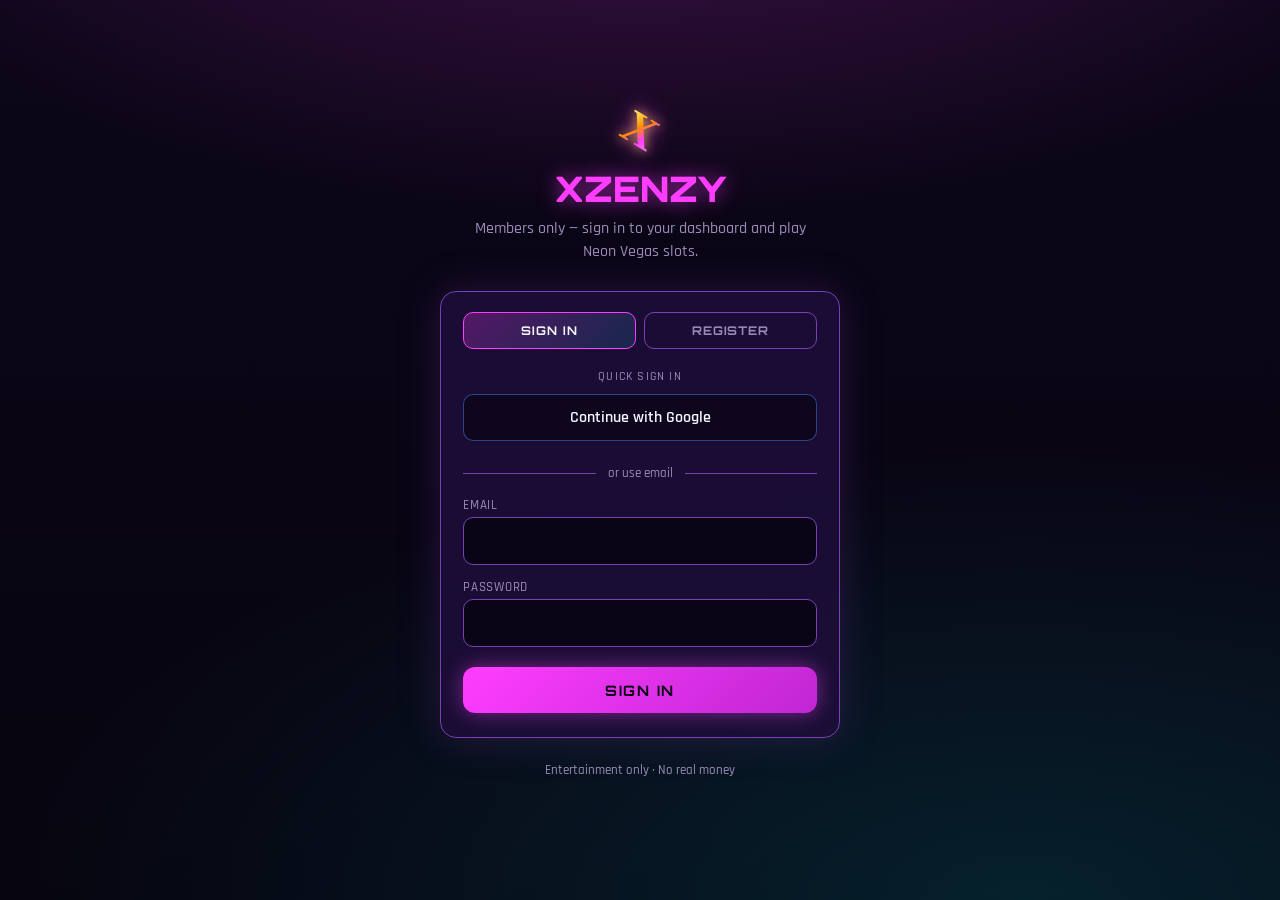
<file: index.html>
<!DOCTYPE html>
<html lang="en">
<head>
  <meta charset="UTF-8" />
  <meta name="viewport" content="width=device-width, initial-scale=1, maximum-scale=1, user-scalable=no" />
  <title>XZENZY — Sign in</title>
  <link rel="icon" href="logo-x.svg?v=3" type="image/svg+xml" sizes="any" />
  <link rel="icon" href="favicon.svg?v=5" type="image/svg+xml" sizes="32x32" />
  <link rel="apple-touch-icon" href="logo-x.svg?v=3" />
  <link rel="preconnect" href="https://fonts.googleapis.com" />
  <link rel="preconnect" href="https://fonts.gstatic.com" crossorigin />
  <link href="https://fonts.googleapis.com/css2?family=Orbitron:wght@500;700;900&family=Rajdhani:wght@500;600;700&display=swap" rel="stylesheet" />
  <link rel="stylesheet" href="css/theme.css?v=5" />
  <link rel="stylesheet" href="css/style.css" />
  <link rel="stylesheet" href="css/auth.css" />
</head>
<body>
  <div class="vegas-bg"></div>

  <main class="auth-page">
    <header class="auth-hero brand-lockup">
      <span class="brand-logo-orbit" aria-hidden="true">
        <img src="logo-x.svg?v=3" class="brand-logo-svg" width="56" height="56" alt="" />
      </span>
      <div>
        <h1>XZENZY</h1>
        <p class="auth-hero-sub">Members only — sign in to your dashboard and play Neon Vegas slots.</p>
      </div>
    </header>

    <div id="keySetup" class="auth-card key-setup" hidden>
      <p class="auth-social-label">Connect Supabase (one time)</p>
      <p class="key-setup-hint">Supabase → Settings → API Keys → copy <strong>anon public</strong> or <strong>Publishable</strong> key</p>
      <label for="anonKeyInput">API key</label>
      <input id="anonKeyInput" type="password" class="auth-form" placeholder="eyJ... or sb_publishable_..." autocomplete="off" />
      <button type="button" id="saveKeyBtn" class="auth-submit">Save &amp; connect</button>
    </div>

    <p id="configWarn" class="config-warn" hidden></p>

    <div id="authMain" class="auth-card">
      <div class="auth-tabs" role="tablist">
        <button type="button" class="auth-tab active" data-tab="signin">SIGN IN</button>
        <button type="button" class="auth-tab" data-tab="signup">REGISTER</button>
      </div>

      <div class="auth-social">
        <p class="auth-social-label">Quick sign in</p>
        <button type="button" id="btnGoogle" class="auth-social-btn google">Continue with Google</button>
      </div>
      <p class="auth-divider"><span>or use email</span></p>

      <div id="panelSignIn">
        <form id="formSignIn" class="auth-form">
          <label for="inEmail">Email</label>
          <input id="inEmail" name="email" type="email" autocomplete="email" required />

          <label for="inPassword">Password</label>
          <input id="inPassword" name="password" type="password" autocomplete="current-password" required />

          <button type="submit" class="auth-submit">SIGN IN</button>
        </form>
      </div>

      <div id="panelSignUp" hidden>
        <form id="formSignUp" class="auth-form">
          <label for="upName">Display name</label>
          <input id="upName" name="displayName" type="text" autocomplete="nickname" maxlength="32" />

          <label for="upEmail">Email</label>
          <input id="upEmail" name="email" type="email" autocomplete="email" required />

          <label for="upPassword">Password</label>
          <input id="upPassword" name="password" type="password" autocomplete="new-password" minlength="6" required />

          <label for="upPassword2">Confirm password</label>
          <input id="upPassword2" name="password2" type="password" autocomplete="new-password" minlength="6" required />

          <button type="submit" class="auth-submit">CREATE ACCOUNT</button>
        </form>
      </div>

    </div><!-- #authMain -->

    <p id="authMsg" class="auth-msg" hidden></p>

    <footer class="auth-footer">Entertainment only · No real money</footer>
  </main>

  <script src="js/guard.js"></script>
  <script src="js/auth-callback.js"></script>
  <script type="module" src="js/auth-page.js"></script>
</body>
</html>
</file>
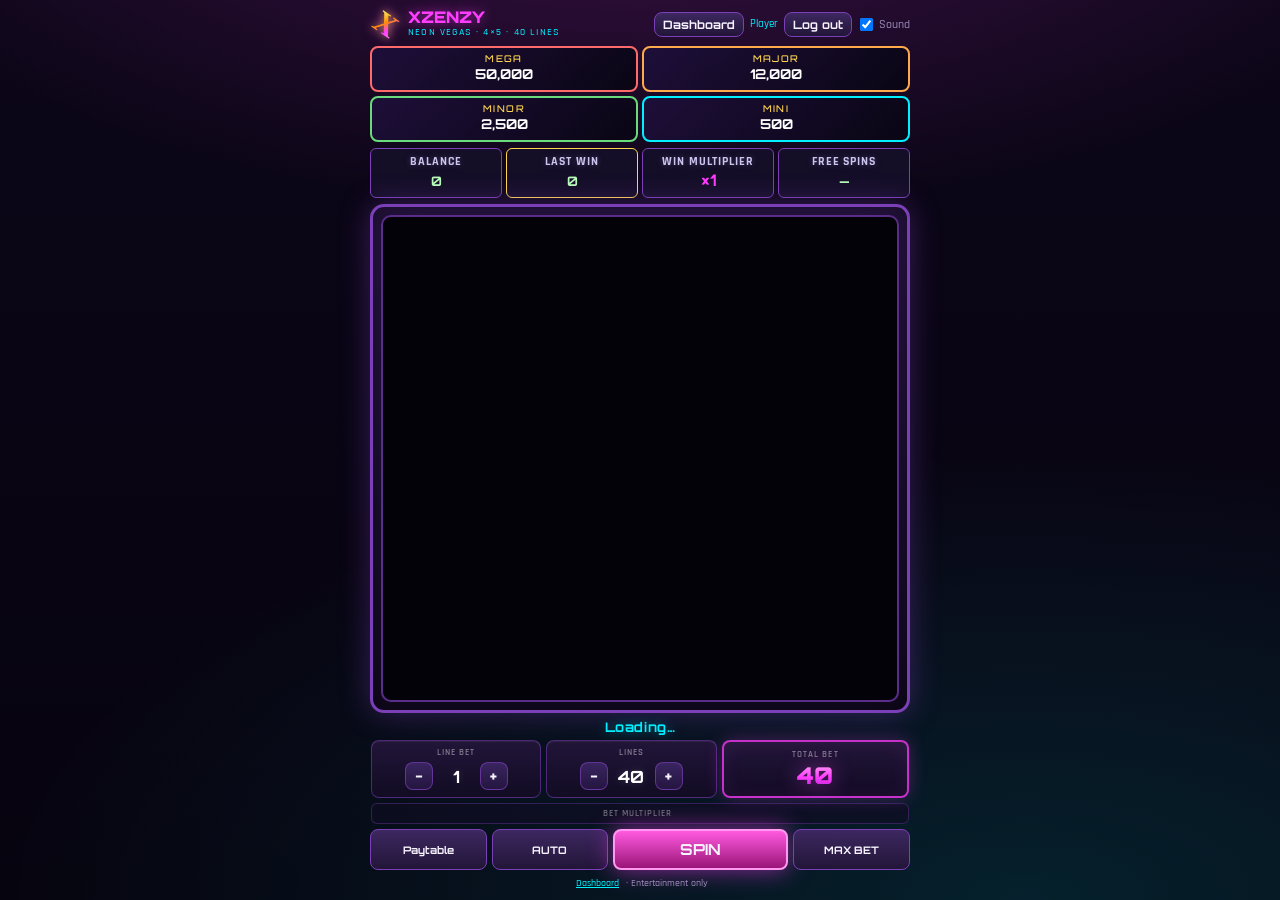
<file: game.html>
<!DOCTYPE html>
<html lang="en">
<head>
  <meta charset="UTF-8" />
  <meta name="viewport" content="width=device-width, initial-scale=1, maximum-scale=1, user-scalable=no" />
  <title>XZENZY — Neon Vegas 4×5</title>
  <link rel="icon" href="logo-x.svg?v=3" type="image/svg+xml" sizes="any" />
  <link rel="icon" href="favicon.svg?v=5" type="image/svg+xml" sizes="32x32" />
  <link rel="apple-touch-icon" href="logo-x.svg?v=3" />
  <link rel="preconnect" href="https://fonts.googleapis.com" />
  <link rel="preconnect" href="https://fonts.gstatic.com" crossorigin />
  <link href="https://fonts.googleapis.com/css2?family=Orbitron:wght@500;700;900&family=Rajdhani:wght@500;600;700&display=swap" rel="stylesheet" />
  <link rel="stylesheet" href="css/theme.css?v=6" />
  <link rel="stylesheet" href="css/style.css?v=7" />
  <link rel="stylesheet" href="css/auth.css" />
</head>
<body>
  <div class="vegas-bg"></div>
  <div class="app">
    <header class="top-bar">
      <div class="brand brand-row">
        <span class="brand-logo-orbit sm" aria-hidden="true">
          <img src="logo-x.svg?v=3" class="brand-logo-svg" width="32" height="32" alt="" />
        </span>
        <div>
          <span class="brand-main">XZENZY</span>
          <span class="brand-sub">NEON VEGAS · 4×5 · 40 LINES</span>
        </div>
      </div>
      <div class="top-bar-right">
        <div class="user-bar">
          <a href="dashboard.html" class="btn chip" style="text-decoration:none">Dashboard</a>
          <span class="user-email" id="userLabel" title="">Player</span>
          <button type="button" id="logoutBtn" class="btn chip">Log out</button>
        </div>
        <label class="sound-toggle">
          <input type="checkbox" id="soundToggle" checked />
          <span>Sound</span>
        </label>
      </div>
    </header>

    <section class="jackpots" aria-label="Progressive jackpots">
      <div class="jp jp-mega" data-tier="mega">
        <span class="jp-label">MEGA</span>
        <span class="jp-val" id="jpMega">50,000</span>
      </div>
      <div class="jp jp-major" data-tier="major">
        <span class="jp-label">MAJOR</span>
        <span class="jp-val" id="jpMajor">12,000</span>
      </div>
      <div class="jp jp-minor" data-tier="minor">
        <span class="jp-label">MINOR</span>
        <span class="jp-val" id="jpMinor">2,500</span>
      </div>
      <div class="jp jp-mini" data-tier="mini">
        <span class="jp-label">MINI</span>
        <span class="jp-val" id="jpMini">500</span>
      </div>
    </section>

    <section class="hud">
      <div class="hud-cell">
        <span class="lbl">Balance</span>
        <span class="val" id="balance">0</span>
      </div>
      <div class="hud-cell accent">
        <span class="lbl">Last Win</span>
        <span class="val" id="lastWin">0</span>
      </div>
      <div class="hud-cell">
        <span class="lbl">Win Multiplier</span>
        <span class="val mult" id="winMult">×1</span>
      </div>
      <div class="hud-cell">
        <span class="lbl">Free Spins</span>
        <span class="val" id="freeSpins">—</span>
      </div>
    </section>

    <div class="machine-frame">
      <div class="reels-wrap">
        <canvas id="lineCanvas" class="line-canvas" aria-hidden="true"></canvas>
        <div id="reels" class="reels" role="grid" aria-label="Slot reels 4 by 5"></div>
      </div>
    </div>

    <section class="bet-bar" aria-label="Bet controls">
      <p class="bet-status" id="status">Loading…</p>

      <div class="bet-cards">
        <div class="bet-card">
          <span class="bet-card-lbl">LINE BET</span>
          <div class="bet-stepper">
            <button type="button" id="betDown" class="bet-step" aria-label="Decrease line bet">−</button>
            <span id="lineBet" class="bet-val">1</span>
            <button type="button" id="betUp" class="bet-step" aria-label="Increase line bet">+</button>
          </div>
        </div>

        <div class="bet-card">
          <span class="bet-card-lbl">LINES</span>
          <div class="bet-stepper">
            <button type="button" id="linesDown" class="bet-step" aria-label="Decrease lines">−</button>
            <span id="activeLines" class="bet-val">40</span>
            <button type="button" id="linesUp" class="bet-step" aria-label="Increase lines">+</button>
          </div>
        </div>

        <div class="bet-card bet-card-total">
          <span class="bet-card-lbl">TOTAL BET</span>
          <span id="totalBet" class="bet-val-total">40</span>
        </div>
      </div>

      <div class="bet-mult">
        <span class="bet-mult-lbl">BET MULTIPLIER</span>
        <div class="mult-btns" id="betMultBtns"></div>
      </div>
    </section>

    <section class="actions">
      <button type="button" id="paytableBtn" class="btn side">Paytable</button>
      <button type="button" id="autoBtn" class="btn side">AUTO</button>
      <button type="button" id="spinBtn" class="btn spin-main">SPIN</button>
      <button type="button" id="maxBetBtn" class="btn side">MAX BET</button>
    </section>

    <footer class="footer">
      <a href="dashboard.html">Dashboard</a> · Entertainment only
    </footer>
  </div>

  <div id="bigWin" class="overlay-win">
    <div class="overlay-win-box">
      <p class="ow-tag" id="bigWinTag">BIG WIN</p>
      <p class="ow-amt" id="bigWinAmount">0</p>
      <p class="ow-sub" id="bigWinSub"></p>
    </div>
  </div>

  <div id="jackpotWin" class="overlay-win jp-overlay">
    <div class="overlay-win-box">
      <p class="ow-tag" id="jpWinTag">JACKPOT</p>
      <p class="ow-amt" id="jpWinAmount">0</p>
    </div>
  </div>

  <div id="overlay" class="modal-overlay">
    <div class="modal">
      <header class="modal-head">
        <h2 id="overlayTitle">Info</h2>
        <button type="button" id="overlayClose" class="btn chip">×</button>
      </header>
      <div id="overlayBody" class="modal-body"></div>
    </div>
  </div>

  <script src="js/guard.js"></script>
  <script src="js/auth-callback.js"></script>
  <script type="module" src="js/app.js?v=6"></script>
</body>
</html>
</file>
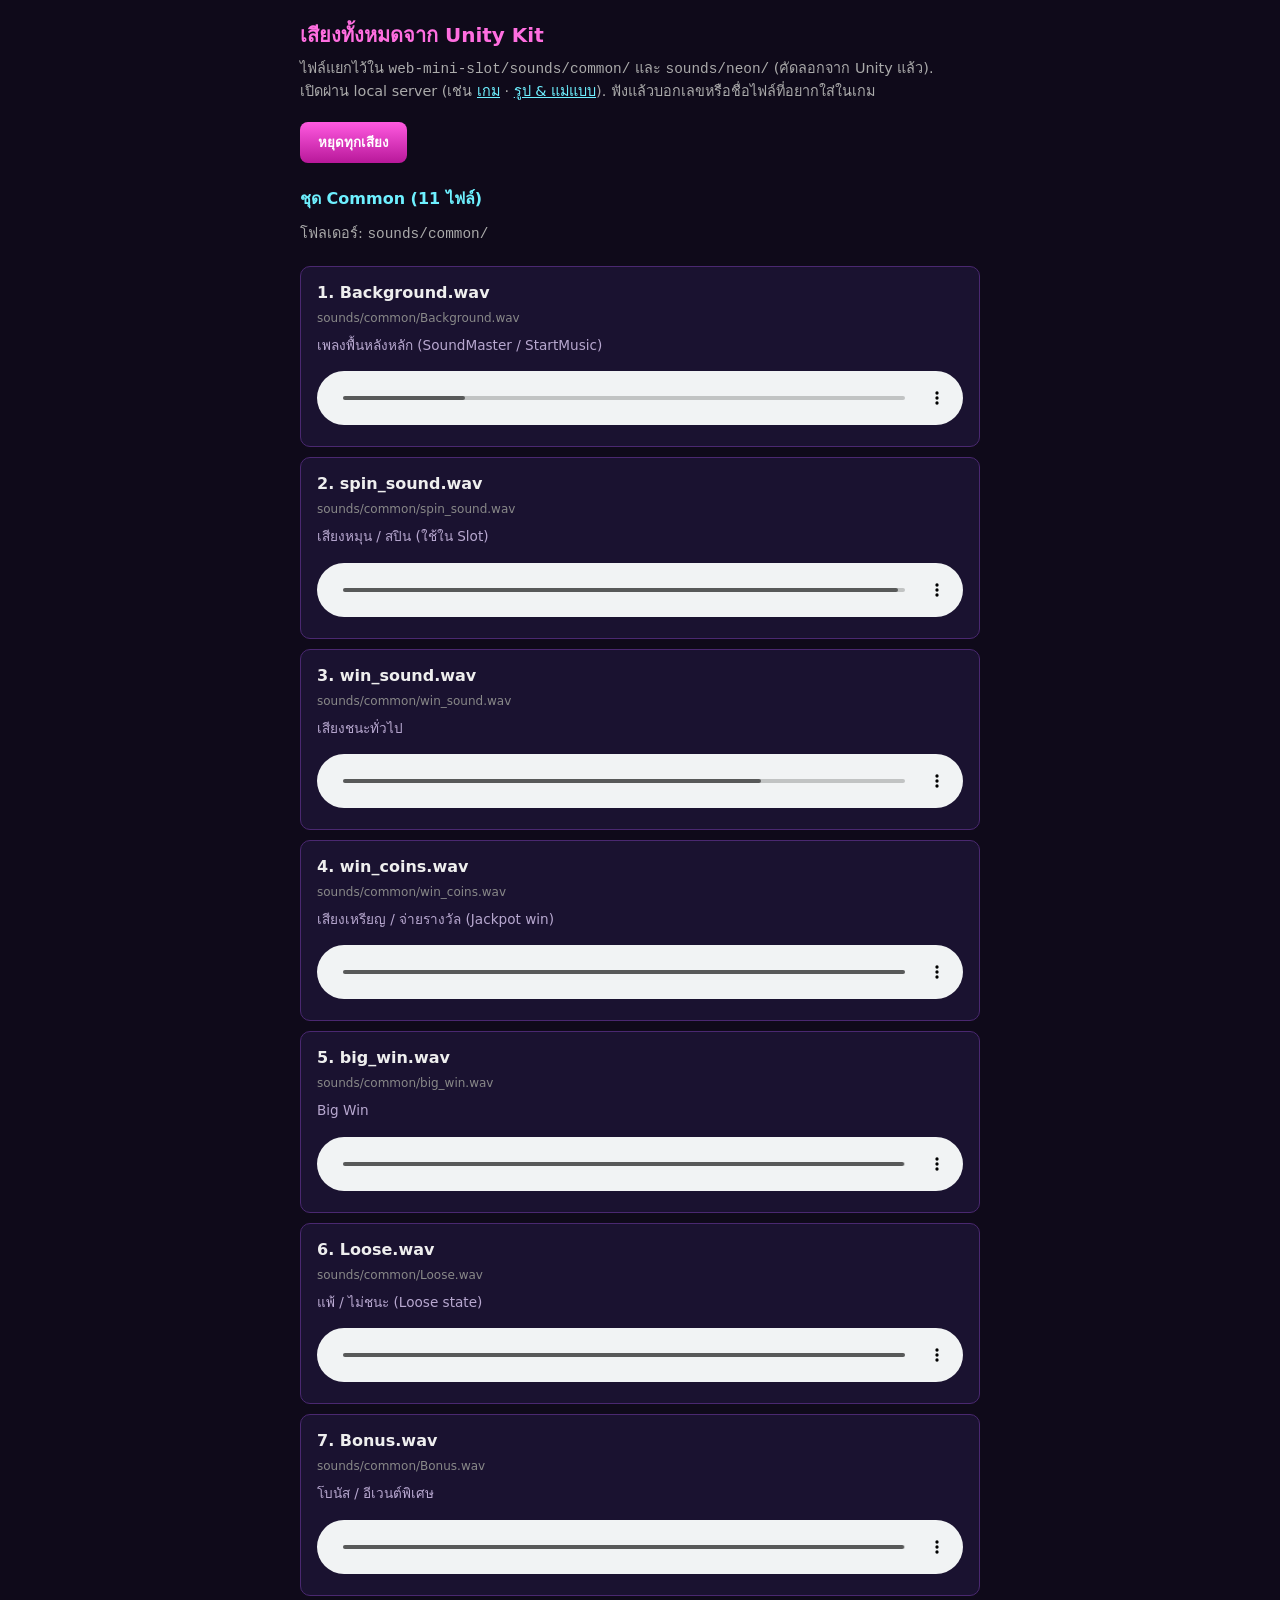
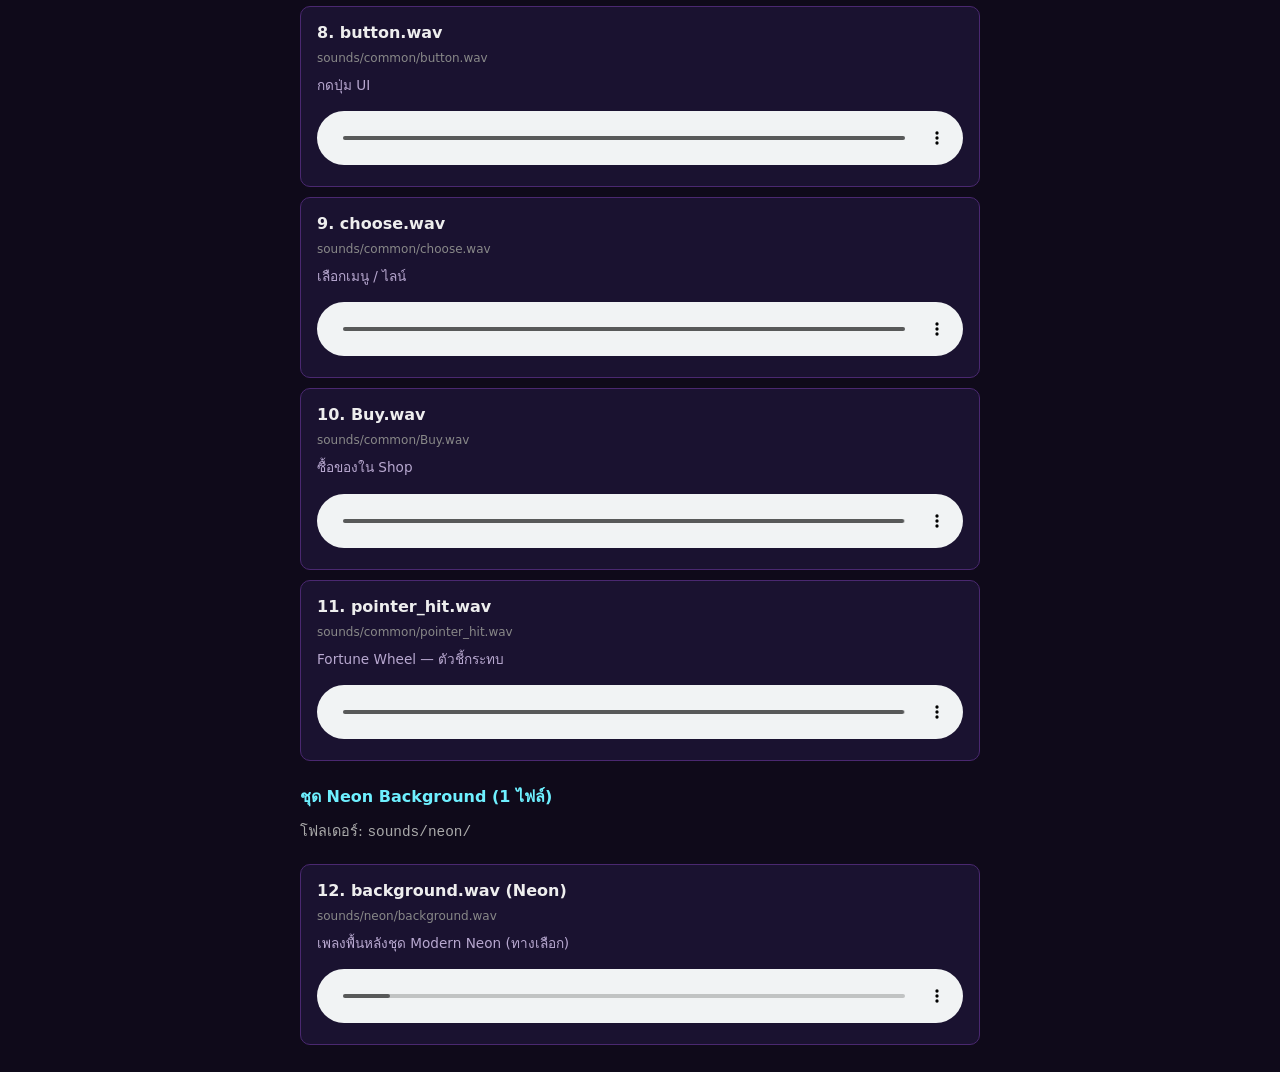
<file: sound-preview.html>
<!DOCTYPE html>
<html lang="th">
<head>
  <meta charset="UTF-8" />
  <meta name="viewport" content="width=device-width, initial-scale=1" />
  <title>MK Slot — Sound Preview (All WAV)</title>
  <style>
    * { box-sizing: border-box; margin: 0; padding: 0; }
    body {
      font-family: system-ui, sans-serif;
      background: #0f0a1a;
      color: #eee;
      padding: 20px;
      max-width: 720px;
      margin: 0 auto;
      line-height: 1.5;
    }
    h1 { font-size: 1.25rem; margin-bottom: 8px; color: #ff6ee0; }
    h2 { font-size: 1rem; margin: 24px 0 12px; color: #6ef0ff; }
    p.note { color: #aaa; font-size: 0.9rem; margin-bottom: 20px; }
    .card {
      background: #1a1230;
      border: 1px solid #4a2870;
      border-radius: 10px;
      padding: 14px 16px;
      margin-bottom: 10px;
    }
    .card h3 { font-size: 1rem; margin-bottom: 4px; }
    .path { font-size: 0.75rem; color: #888; word-break: break-all; margin-bottom: 8px; }
    .hint { font-size: 0.85rem; color: #b8a8d0; margin-bottom: 10px; }
    audio { width: 100%; margin-top: 6px; }
    .play-all { margin: 16px 0; }
    button {
      background: linear-gradient(#ff5ae0, #b8189a);
      border: none;
      color: #fff;
      padding: 10px 18px;
      border-radius: 8px;
      cursor: pointer;
      font-weight: 600;
      margin-right: 8px;
    }
    a { color: #6ef0ff; }
    .err { color: #f88; font-size: 0.85rem; }
  </style>
</head>
<body>
  <h1>เสียงทั้งหมดจาก Unity Kit</h1>
  <p class="note">
    ไฟล์แยกไว้ใน <code>web-mini-slot/sounds/common/</code> และ <code>sounds/neon/</code> (คัดลอกจาก Unity แล้ว).<br />
    เปิดผ่าน local server (เช่น <a href="index.html">เกม</a> · <a href="asset-preview.html">รูป & แม่แบบ</a>). ฟังแล้วบอกเลขหรือชื่อไฟล์ที่อยากใส่ในเกม
  </p>
  <div class="play-all">
    <button type="button" id="stopAll">หยุดทุกเสียง</button>
  </div>

  <h2>ชุด Common (11 ไฟล์)</h2>
  <p class="note">โฟลเดอร์: <code>sounds/common/</code></p>
  <div id="common-list"></div>

  <h2>ชุด Neon Background (1 ไฟล์)</h2>
  <p class="note">โฟลเดอร์: <code>sounds/neon/</code></p>
  <div id="neon-list"></div>

  <script>
    const SOUNDS = [
      {
        group: 'common',
        url: 'sounds/common/Background.wav',
        name: 'Background.wav',
        hint: 'เพลงพื้นหลังหลัก (SoundMaster / StartMusic)',
      },
      {
        group: 'common',
        url: 'sounds/common/spin_sound.wav',
        name: 'spin_sound.wav',
        hint: 'เสียงหมุน / สปิน (ใช้ใน Slot)',
      },
      {
        group: 'common',
        url: 'sounds/common/win_sound.wav',
        name: 'win_sound.wav',
        hint: 'เสียงชนะทั่วไป',
      },
      {
        group: 'common',
        url: 'sounds/common/win_coins.wav',
        name: 'win_coins.wav',
        hint: 'เสียงเหรียญ / จ่ายรางวัล (Jackpot win)',
      },
      {
        group: 'common',
        url: 'sounds/common/big_win.wav',
        name: 'big_win.wav',
        hint: 'Big Win',
      },
      {
        group: 'common',
        url: 'sounds/common/Loose.wav',
        name: 'Loose.wav',
        hint: 'แพ้ / ไม่ชนะ (Loose state)',
      },
      {
        group: 'common',
        url: 'sounds/common/Bonus.wav',
        name: 'Bonus.wav',
        hint: 'โบนัส / อีเวนต์พิเศษ',
      },
      {
        group: 'common',
        url: 'sounds/common/button.wav',
        name: 'button.wav',
        hint: 'กดปุ่ม UI',
      },
      {
        group: 'common',
        url: 'sounds/common/choose.wav',
        name: 'choose.wav',
        hint: 'เลือกเมนู / ไลน์',
      },
      {
        group: 'common',
        url: 'sounds/common/Buy.wav',
        name: 'Buy.wav',
        hint: 'ซื้อของใน Shop',
      },
      {
        group: 'common',
        url: 'sounds/common/pointer_hit.wav',
        name: 'pointer_hit.wav',
        hint: 'Fortune Wheel — ตัวชี้กระทบ',
      },
      {
        group: 'neon',
        url: 'sounds/neon/background.wav',
        name: 'background.wav (Neon)',
        hint: 'เพลงพื้นหลังชุด Modern Neon (ทางเลือก)',
      },
    ];

    function render() {
      const containers = { common: document.getElementById('common-list'), neon: document.getElementById('neon-list') };
      SOUNDS.forEach((s, i) => {
        const url = s.url;
        const card = document.createElement('div');
        card.className = 'card';
        card.innerHTML = `
          <h3>${i + 1}. ${s.name}</h3>
          <div class="path">${s.url}</div>
          <div class="hint">${s.hint}</div>
          <audio controls preload="metadata" src="${url}"></audio>
          <p class="err" hidden></p>
        `;
        const audio = card.querySelector('audio');
        audio.addEventListener('error', () => {
          card.querySelector('.err').hidden = false;
          card.querySelector('.err').textContent = 'โหลดไม่ได้ — ตรวจว่าเปิดผ่าน server จาก root โปรเจกต์ Unity';
        });
        containers[s.group].appendChild(card);
      });
    }

    document.getElementById('stopAll').addEventListener('click', () => {
      document.querySelectorAll('audio').forEach((a) => {
        a.pause();
        a.currentTime = 0;
      });
    });

    render();
  </script>
</body>
</html>
</file>
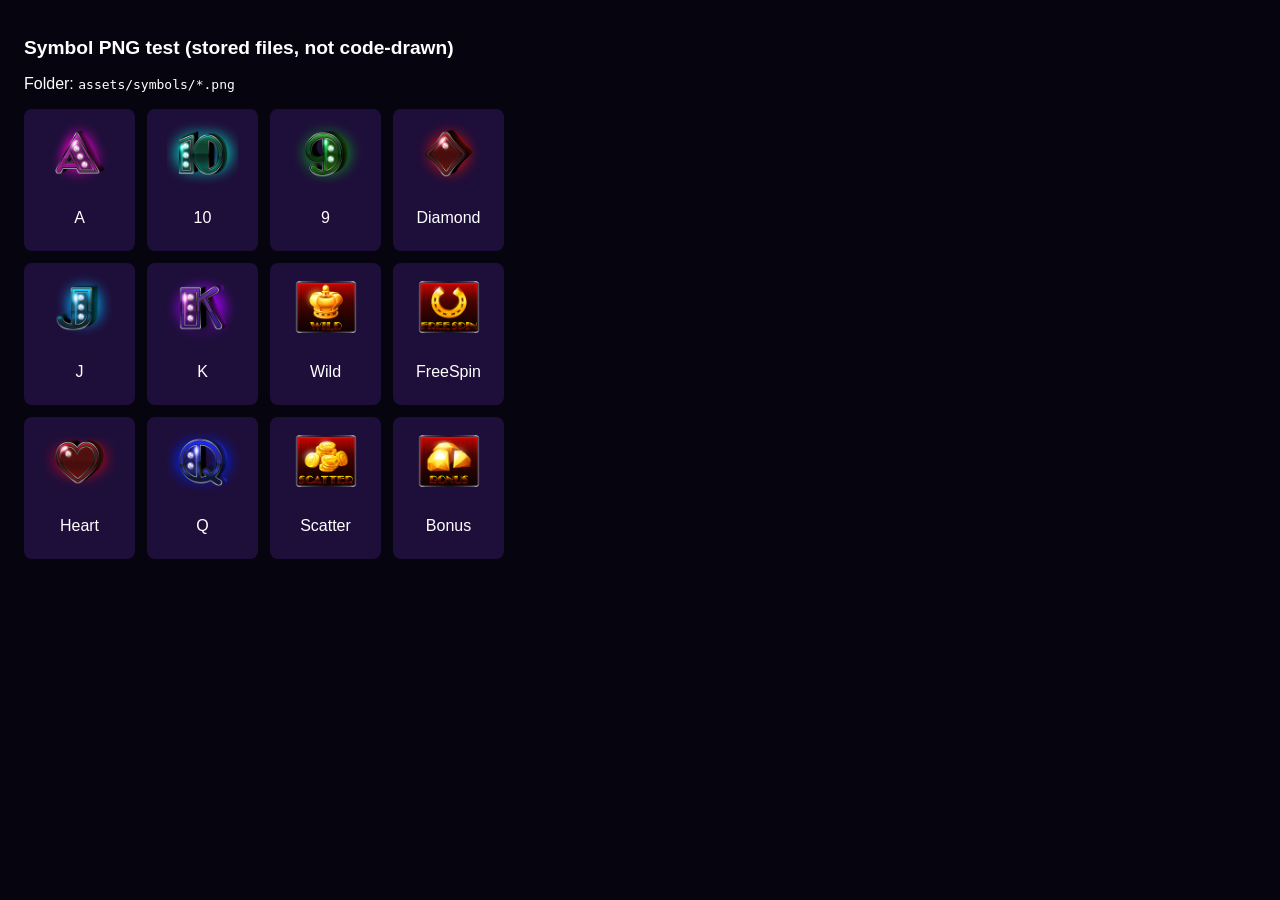
<file: test-symbols.html>
<!DOCTYPE html>
<html lang="en">
<head>
  <meta charset="UTF-8" />
  <meta name="viewport" content="width=device-width, initial-scale=1" />
  <title>Symbol images test</title>
  <style>
    body { background: #06040f; color: #fff; font-family: sans-serif; padding: 16px; }
    h1 { font-size: 1.2rem; }
    .grid { display: grid; grid-template-columns: repeat(4, 1fr); gap: 12px; max-width: 480px; }
    .item { text-align: center; background: #1e0f3a; padding: 8px; border-radius: 8px; }
    .item img { max-width: 100%; height: 72px; object-fit: contain; }
    .fail { color: #f88; }
  </style>
</head>
<body>
  <h1>Symbol PNG test (stored files, not code-drawn)</h1>
  <p>Folder: <code>assets/symbols/*.png</code></p>
  <div id="grid" class="grid"></div>
  <script type="module">
    import { SYMBOLS, symbolImgUrl } from './js/config.js';
    const grid = document.getElementById('grid');
    SYMBOLS.forEach((sym) => {
      const div = document.createElement('div');
      div.className = 'item';
      const img = document.createElement('img');
      img.alt = sym.name;
      img.src = symbolImgUrl(sym);
      img.onerror = () => { div.classList.add('fail'); div.append(' FAIL'); };
      const cap = document.createElement('p');
      cap.textContent = sym.name;
      div.append(img, cap);
      grid.appendChild(div);
    });
  </script>
</body>
</html>
</file>
<file: css/theme.css>
/**
 * XZENZY — shared theme (game + dashboard + auth)
 * Fonts: Rajdhani (UI) · Orbitron (headings) · Noto Serif Thai (logo X)
 */
@import url('https://fonts.googleapis.com/css2?family=Noto+Serif+Thai:wght@400;700&display=swap');

:root {
  --bg: #06040f;
  --frame: #1e0f3a;
  --surface: #16102a;
  --surface-2: #221538;
  --border: #7b3fb8;
  --border-dim: rgba(123, 63, 184, 0.45);
  --pink: #ff3dff;
  --cyan: #00f0ff;
  --gold: #ffd54f;
  --text: #f8f4ff;
  --muted: #9a8ab8;
  --success: #6ee7b7;
  --font-ui: Rajdhani, system-ui, sans-serif;
  --font-display: Orbitron, sans-serif;
  --font-logo: 'Noto Serif Thai', Georgia, 'Times New Roman', serif;
}

* {
  box-sizing: border-box;
}

html,
body {
  min-height: 100%;
  background: var(--bg);
  color: var(--text);
  font-family: var(--font-ui);
  font-weight: 500;
  overflow-x: hidden;
}

h1,
h2,
h3,
.brand-main,
.font-display {
  font-family: var(--font-display);
}

/* Logo — fixed box so spin stays beside brand name (no wobble / drift) */
.brand-logo-orbit {
  display: inline-flex;
  align-items: center;
  justify-content: center;
  flex-shrink: 0;
  margin: 0;
  padding: 0;
  line-height: 0;
  vertical-align: middle;
  background: none;
  border: none;
  box-shadow: none;
}

.brand-logo-svg {
  display: block;
  width: 3.5rem;
  height: 3.5rem;
  flex-shrink: 0;
  background: none;
}

/* Compact logo for nav / game / dashboard headers */
.brand-logo-orbit.sm {
  width: 2rem;
  height: 2rem;
}

.brand-logo-orbit.sm .brand-logo-svg {
  width: 2rem;
  height: 2rem;
  filter:
    drop-shadow(0 0 4px rgba(255, 213, 79, 0.65))
    drop-shadow(0 0 6px rgba(255, 61, 255, 0.45));
}

.brand-lockup .brand-logo-orbit {
  width: 3rem;
  height: 3rem;
}

.brand-lockup .brand-logo-svg {
  width: 3rem;
  height: 3rem;
  filter:
    drop-shadow(0 0 6px rgba(255, 213, 79, 0.8))
    drop-shadow(0 0 10px rgba(255, 61, 255, 0.6));
}

/* Rotation is inside logo-x.svg / favicon.svg (center pivot, ~14s) */

.brand-lockup {
  display: flex;
  flex-direction: column;
  align-items: center;
  gap: 12px;
}
</file>
<file: css/style.css>
@import url('theme.css');

* { margin: 0; padding: 0; }

.vegas-bg {
  position: fixed;
  inset: 0;
  z-index: 0;
  background:
    radial-gradient(ellipse 120% 80% at 50% -20%, rgba(255, 61, 255, 0.22), transparent 55%),
    radial-gradient(ellipse 80% 50% at 80% 100%, rgba(0, 240, 255, 0.12), transparent),
    linear-gradient(180deg, #0c0618 0%, #06040f 100%);
  pointer-events: none;
}

.app {
  position: relative;
  z-index: 1;
  max-width: 560px;
  margin: 0 auto;
  padding: 8px 10px 10px;
  min-height: 100dvh;
  display: flex;
  flex-direction: column;
}

.top-bar {
  display: flex;
  justify-content: space-between;
  align-items: center;
  gap: 8px;
  margin-bottom: 6px;
  flex-shrink: 0;
  flex-wrap: nowrap;
  min-height: 0;
}

.top-bar-right {
  display: flex;
  align-items: center;
  gap: 8px;
  flex-shrink: 1;
  min-width: 0;
  justify-content: flex-end;
}

.brand-main {
  font-family: var(--font-display);
  font-weight: 900;
  font-size: 1rem;
  line-height: 1.1;
  color: var(--pink);
  text-shadow: 0 0 12px rgba(255, 61, 255, 0.6);
  display: block;
}

.brand-sub {
  font-size: 0.62rem;
  line-height: 1.2;
  color: var(--cyan);
  letter-spacing: 0.12em;
}

.brand-row {
  display: flex;
  align-items: center;
  gap: 6px;
  flex-shrink: 0;
  min-width: 0;
}

.brand-row > div {
  display: flex;
  flex-direction: column;
}

.sound-toggle {
  display: flex;
  align-items: center;
  gap: 6px;
  font-size: 0.85rem;
  color: var(--muted);
  cursor: pointer;
}

/* Jackpots */
.jackpots {
  display: grid;
  grid-template-columns: 1fr 1fr;
  gap: 4px;
  margin-bottom: 6px;
  flex-shrink: 0;
}

.jp {
  background: linear-gradient(135deg, rgba(30, 15, 58, 0.95), rgba(10, 6, 20, 0.98));
  border: 2px solid var(--border);
  border-radius: 8px;
  padding: 5px 8px;
  text-align: center;
  animation: jp-pulse 2.5s ease-in-out infinite;
}

.jp-mega { border-color: #ff6b6b; animation-delay: 0s; }
.jp-major { border-color: #ffa94d; animation-delay: 0.3s; }
.jp-minor { border-color: #69db7c; animation-delay: 0.6s; }
.jp-mini { border-color: var(--cyan); animation-delay: 0.9s; }

@keyframes jp-pulse {
  0%, 100% { box-shadow: 0 0 8px rgba(255, 255, 255, 0.08); }
  50% { box-shadow: 0 0 18px rgba(255, 61, 255, 0.35); }
}

.jp-label {
  display: block;
  font-family: Orbitron, sans-serif;
  font-size: 0.58rem;
  letter-spacing: 0.15em;
  color: var(--gold);
}

.jp-val {
  font-family: Orbitron, sans-serif;
  font-size: 0.85rem;
  font-weight: 700;
  color: #fff;
}

/* HUD */
.hud {
  display: grid;
  grid-template-columns: repeat(4, 1fr);
  gap: 4px;
  margin-bottom: 6px;
  flex-shrink: 0;
}

.hud-cell {
  background: rgba(22, 16, 42, 0.9);
  border: 1px solid var(--border);
  border-radius: 6px;
  padding: 6px 4px 5px;
  text-align: center;
}

.hud-cell.accent { border-color: var(--gold); }

.hud .lbl {
  display: block;
  font-family: Rajdhani, sans-serif;
  font-size: 0.72rem;
  font-weight: 700;
  text-transform: uppercase;
  color: rgba(220, 210, 255, 0.92);
  letter-spacing: 0.08em;
  line-height: 1.15;
  margin-bottom: 3px;
  text-shadow: 0 0 6px rgba(154, 138, 184, 0.35);
}

.hud .val {
  font-family: Orbitron, sans-serif;
  font-size: 0.82rem;
  font-weight: 700;
  color: #b8ffb8;
  line-height: 1.1;
}

.hud .val.mult { color: var(--pink); font-size: 1rem; }

/* Machine — grows to fill space above compact controls */
.machine-frame {
  flex: 1 1 auto;
  display: flex;
  flex-direction: column;
  min-height: 0;
  background: linear-gradient(180deg, #2a1548 0%, #120a22 100%);
  border: 3px solid var(--border);
  border-radius: 14px;
  padding: 8px 8px;
  box-shadow:
    0 0 30px rgba(123, 63, 184, 0.4),
    inset 0 0 40px rgba(0, 0, 0, 0.5);
  margin-bottom: 6px;
}

.reels-wrap {
  position: relative;
  flex: 1 1 auto;
  display: flex;
  flex-direction: column;
  min-height: 0;
}

.line-canvas {
  position: absolute;
  inset: 0;
  pointer-events: none;
  z-index: 2;
}

.reels {
  display: grid;
  grid-template-columns: repeat(5, 1fr);
  gap: 4px;
  background: #030208;
  border: 2px solid #5a2d8a;
  border-radius: 10px;
  padding: 6px 4px;
  flex: 1 1 auto;
  min-height: min(48vh, 420px);
  position: relative;
  z-index: 1;
}

.reel-col {
  overflow: hidden;
  border-radius: 6px;
  background: linear-gradient(180deg, #1f1535, #0d0818);
  border: 1px solid #4a2870;
  display: flex;
  flex-direction: column;
  min-height: 0;
}

.reel-col.spinning {
  filter: brightness(1.25);
  box-shadow: 0 0 12px rgba(255, 61, 255, 0.4);
}

.reel-view {
  display: flex;
  flex-direction: column;
  gap: 3px;
  padding: 3px;
  flex: 1;
  min-height: 0;
}

.cell {
  flex: 1;
  min-height: 58px;
  display: flex;
  align-items: center;
  justify-content: center;
  background: rgba(0, 0, 0, 0.45);
  border-radius: 5px;
  transition: transform 0.2s, box-shadow 0.2s;
}

.cell.win {
  transform: scale(1.05);
  box-shadow: 0 0 14px var(--gold), inset 0 0 6px rgba(255, 213, 79, 0.4);
  z-index: 1;
}

.cell img {
  display: block;
  width: 92%;
  max-width: 72px;
  height: auto;
  max-height: 56px;
  min-height: 32px;
  object-fit: contain;
  filter: drop-shadow(0 2px 4px rgba(0, 0, 0, 0.8));
}

.cell img.blur { filter: blur(2px) brightness(1.15); opacity: 0.9; }

.reel-col.spinning .cell img {
  animation: reel-shake 0.1s linear infinite;
}

@keyframes reel-shake {
  50% { transform: translateY(-2px); }
}

/* Bet bar — compact controls */
.bet-bar {
  margin-bottom: 5px;
  padding: 0 1px;
  flex-shrink: 0;
}

.bet-status {
  text-align: center;
  margin: 0 0 5px;
  font-family: Orbitron, sans-serif;
  font-size: 0.82rem;
  font-weight: 700;
  color: var(--cyan);
  min-height: 1.15em;
  letter-spacing: 0.04em;
  text-shadow: 0 0 12px rgba(0, 240, 255, 0.45);
}

.bet-cards {
  display: grid;
  grid-template-columns: 1fr 1fr 1.1fr;
  gap: 5px;
}

.bet-card {
  display: flex;
  flex-direction: column;
  align-items: center;
  justify-content: center;
  gap: 4px;
  min-height: 58px;
  padding: 5px 6px 6px;
  background: linear-gradient(180deg, rgba(35, 22, 58, 0.95), rgba(18, 12, 36, 0.98));
  border: 1px solid rgba(123, 63, 184, 0.55);
  border-radius: 8px;
  box-shadow: inset 0 1px 0 rgba(255, 255, 255, 0.06);
}

.bet-card-total {
  border: 2px solid rgba(255, 61, 255, 0.75);
  box-shadow:
    0 0 18px rgba(255, 61, 255, 0.25),
    inset 0 0 20px rgba(255, 61, 255, 0.08);
}

.bet-card-lbl {
  font-size: 0.55rem;
  font-weight: 600;
  letter-spacing: 0.12em;
  text-transform: uppercase;
  color: rgba(255, 255, 255, 0.45);
}

.bet-stepper {
  display: flex;
  align-items: center;
  justify-content: center;
  gap: 6px;
  width: 100%;
}

.bet-step {
  width: 28px;
  height: 28px;
  flex-shrink: 0;
  font-family: Orbitron, sans-serif;
  font-size: 0.95rem;
  font-weight: 700;
  line-height: 1;
  color: var(--text);
  background: linear-gradient(180deg, #3a2560, #241540);
  border: 1px solid rgba(123, 63, 184, 0.7);
  border-radius: 8px;
  cursor: pointer;
  transition: transform 0.1s, border-color 0.15s;
}

.bet-step:hover:not(:disabled) {
  transform: translateY(-1px);
  border-color: var(--cyan);
}

.bet-step:disabled {
  opacity: 0.35;
  cursor: not-allowed;
}

.bet-val {
  font-family: Orbitron, sans-serif;
  font-size: 1.05rem;
  font-weight: 700;
  min-width: 2.5ch;
  text-align: center;
  color: #fff;
  text-shadow: 0 0 8px rgba(255, 255, 255, 0.15);
}

.bet-val-total {
  font-family: Orbitron, sans-serif;
  font-size: clamp(1.1rem, 4vw, 1.45rem);
  font-weight: 900;
  line-height: 1;
  background: linear-gradient(180deg, #ff9af0 0%, #ff3dff 55%, #c026d3 100%);
  -webkit-background-clip: text;
  background-clip: text;
  color: transparent;
  filter: drop-shadow(0 0 10px rgba(255, 61, 255, 0.5));
}

.bet-mult {
  display: flex;
  align-items: center;
  justify-content: center;
  flex-wrap: wrap;
  gap: 5px;
  margin-top: 5px;
  padding: 4px 6px;
  background: rgba(18, 12, 36, 0.6);
  border: 1px solid rgba(123, 63, 184, 0.35);
  border-radius: 6px;
}

.bet-mult-lbl {
  font-size: 0.55rem;
  font-weight: 600;
  letter-spacing: 0.1em;
  color: rgba(255, 255, 255, 0.4);
}

.mult-btns {
  display: flex;
  gap: 5px;
  flex-wrap: wrap;
  justify-content: center;
}

.mult-btns button {
  font-family: Orbitron, sans-serif;
  font-size: 0.65rem;
  font-weight: 700;
  min-width: 34px;
  padding: 4px 8px;
  border-radius: 6px;
  border: 1px solid rgba(123, 63, 184, 0.6);
  background: linear-gradient(180deg, #2a1a48, #1a1030);
  color: rgba(255, 255, 255, 0.85);
  cursor: pointer;
  transition: border-color 0.15s, box-shadow 0.15s;
}

.mult-btns button.active {
  border-color: var(--gold);
  background: linear-gradient(180deg, #5a3a10, #3a2208);
  color: var(--gold);
  box-shadow: 0 0 12px rgba(255, 213, 79, 0.45);
}

.mult-btns button:disabled {
  opacity: 0.35;
  cursor: not-allowed;
}

/* Buttons */
.actions {
  display: grid;
  grid-template-columns: 1fr 1fr 1.5fr 1fr;
  gap: 5px;
  flex-shrink: 0;
}

.btn {
  font-family: Orbitron, sans-serif;
  font-weight: 700;
  border: none;
  border-radius: 8px;
  cursor: pointer;
  padding: 9px 6px;
  color: var(--text);
  transition: transform 0.1s, box-shadow 0.15s;
}

.btn:disabled { opacity: 0.4; cursor: not-allowed; }

.btn.chip, .btn.side {
  background: linear-gradient(180deg, #3d2860, #221538);
  border: 1px solid var(--border);
  font-size: 0.65rem;
}

.btn.side.active { border-color: var(--cyan); color: var(--cyan); }

.btn.spin-main {
  font-size: 0.95rem;
  background: linear-gradient(180deg, #ff5ae0, #9a1578);
  border: 2px solid #ff9af0;
  box-shadow: 0 0 24px rgba(255, 61, 255, 0.55);
  animation: spin-glow 1.5s ease-in-out infinite alternate;
}

.btn.spin-main.is-busy {
  cursor: wait;
  filter: brightness(0.92);
}

@keyframes spin-glow {
  from { box-shadow: 0 0 16px rgba(255, 61, 255, 0.4); }
  to { box-shadow: 0 0 32px rgba(255, 61, 255, 0.75); }
}

.btn:not(:disabled):hover { transform: translateY(-2px); }

.footer {
  margin-top: 6px;
  text-align: center;
  font-size: 0.65rem;
  flex-shrink: 0;
  color: var(--muted);
}

.footer a { color: var(--cyan); margin: 0 4px; }

/* Overlays */
.overlay-win {
  position: fixed;
  inset: 0;
  z-index: 200;
  display: none;
  align-items: center;
  justify-content: center;
  background: rgba(0, 0, 0, 0.88);
  pointer-events: none;
}

.overlay-win.show {
  display: flex;
  pointer-events: auto;
  animation: flash-bg 0.4s ease;
}

@keyframes flash-bg {
  0% { background: rgba(255, 61, 255, 0.5); }
  100% { background: rgba(0, 0, 0, 0.88); }
}

.overlay-win-box {
  text-align: center;
  animation: pop 0.5s cubic-bezier(0.34, 1.56, 0.64, 1);
}

@keyframes pop {
  from { transform: scale(0.5); opacity: 0; }
  to { transform: scale(1); opacity: 1; }
}

.ow-tag {
  font-family: Orbitron, sans-serif;
  font-size: 2rem;
  color: var(--gold);
  text-shadow: 0 0 30px var(--gold);
}

.ow-amt {
  font-family: Orbitron, sans-serif;
  font-size: 2.8rem;
  color: #fff;
  margin: 8px 0;
}

.ow-sub { color: var(--cyan); font-size: 1.1rem; }

.jp-overlay .ow-tag { color: #ff6b6b; text-shadow: 0 0 40px #ff0000; }

.modal-overlay {
  position: fixed;
  inset: 0;
  z-index: 100;
  background: rgba(5, 3, 12, 0.9);
  display: none;
  align-items: center;
  justify-content: center;
  padding: 16px;
}

.modal-overlay.open { display: flex; }

.modal {
  background: #16102a;
  border: 2px solid var(--border);
  border-radius: 14px;
  max-width: 420px;
  width: 100%;
  max-height: 85vh;
  overflow: hidden;
}

.modal-head {
  display: flex;
  justify-content: space-between;
  padding: 12px 16px;
  border-bottom: 1px solid var(--border);
}

.modal-head h2 {
  font-family: Orbitron, sans-serif;
  font-size: 0.95rem;
  color: var(--cyan);
}

.modal-body {
  padding: 14px;
  overflow-y: auto;
  font-size: 0.9rem;
  line-height: 1.5;
}

.ptable { width: 100%; border-collapse: collapse; font-size: 0.8rem; margin: 8px 0; }
.ptable th, .ptable td { border: 1px solid var(--border); padding: 5px; text-align: center; }

@media (max-width: 520px) {
  .bet-cards {
    grid-template-columns: 1fr 1fr;
  }
  .bet-card-total {
    grid-column: 1 / -1;
    min-height: 48px;
    flex-direction: row;
    justify-content: space-between;
    padding: 6px 12px;
  }
  .reels { min-height: min(44vh, 360px); }
}

@media (max-width: 400px) {
  .hud { grid-template-columns: repeat(2, 1fr); }
  .actions { grid-template-columns: 1fr 1fr; }
  .actions .spin-main { grid-column: 1 / -1; }
  .cell { min-height: 48px; }
  .reels { min-height: min(40vh, 320px); }
  .bet-cards { gap: 4px; }
}
</file>
<file: css/auth.css>
.auth-page {
  min-height: 100vh;
  display: flex;
  flex-direction: column;
  align-items: center;
  justify-content: center;
  padding: 24px 16px 40px;
  position: relative;
  z-index: 1;
}

.auth-hero {
  text-align: center;
  margin-bottom: 28px;
}

.auth-hero.brand-lockup h1 {
  font-family: var(--font-display);
  font-weight: 900;
  font-size: clamp(1.6rem, 6vw, 2.2rem);
  color: var(--pink);
  text-shadow: 0 0 20px rgba(255, 61, 255, 0.65);
  margin: 0;
}

.auth-hero-sub {
  color: var(--muted);
  font-size: 1rem;
  max-width: 360px;
  margin: 6px auto 0;
  line-height: 1.45;
}

.auth-card {
  width: 100%;
  max-width: 400px;
  background: rgba(30, 15, 58, 0.85);
  border: 1px solid var(--border);
  border-radius: 16px;
  padding: 20px 22px 24px;
  box-shadow: 0 0 40px rgba(123, 63, 184, 0.25);
}

.auth-tabs {
  display: flex;
  gap: 8px;
  margin-bottom: 20px;
}

.auth-tab {
  flex: 1;
  padding: 10px;
  border: 1px solid var(--border);
  border-radius: 10px;
  background: transparent;
  color: var(--muted);
  font-family: var(--font-display);
  font-size: 0.75rem;
  font-weight: 700;
  letter-spacing: 0.08em;
  cursor: pointer;
  transition: background 0.15s, color 0.15s, border-color 0.15s;
}

.auth-tab.active {
  background: linear-gradient(135deg, rgba(255, 61, 255, 0.25), rgba(0, 240, 255, 0.12));
  color: var(--text);
  border-color: var(--pink);
}

.auth-form label {
  display: block;
  font-size: 0.8rem;
  color: var(--muted);
  margin-bottom: 4px;
  letter-spacing: 0.06em;
  text-transform: uppercase;
}

.auth-form input {
  width: 100%;
  margin-bottom: 14px;
  padding: 12px 14px;
  border-radius: 10px;
  border: 1px solid var(--border);
  background: rgba(6, 4, 15, 0.8);
  color: var(--text);
  font-family: var(--font-ui);
  font-size: 1.05rem;
}

.auth-form input:focus {
  outline: none;
  border-color: var(--cyan);
  box-shadow: 0 0 0 2px rgba(0, 240, 255, 0.2);
}

.auth-submit {
  width: 100%;
  margin-top: 6px;
  padding: 14px;
  border: none;
  border-radius: 12px;
  font-family: var(--font-display);
  font-weight: 700;
  font-size: 0.9rem;
  letter-spacing: 0.12em;
  cursor: pointer;
  color: #06040f;
  background: linear-gradient(135deg, var(--pink), #c026d3);
  box-shadow: 0 0 20px rgba(255, 61, 255, 0.45);
}

.auth-submit:disabled {
  opacity: 0.45;
  cursor: not-allowed;
  box-shadow: none;
}

.auth-msg {
  margin-top: 14px;
  padding: 10px 12px;
  border-radius: 8px;
  font-size: 0.9rem;
  line-height: 1.35;
}

.auth-msg.error {
  background: rgba(255, 80, 80, 0.15);
  border: 1px solid rgba(255, 100, 100, 0.4);
  color: #ffb4b4;
}

.auth-msg.success {
  background: rgba(0, 240, 255, 0.1);
  border: 1px solid rgba(0, 240, 255, 0.35);
  color: var(--cyan);
}

.auth-msg.info {
  color: var(--muted);
}

.config-warn {
  max-width: 400px;
  margin-bottom: 16px;
  padding: 12px 14px;
  border-radius: 10px;
  background: rgba(255, 180, 0, 0.12);
  border: 1px solid rgba(255, 200, 80, 0.45);
  color: #ffe08a;
  font-size: 0.88rem;
  line-height: 1.4;
}

.auth-social {
  margin-bottom: 4px;
}

.auth-social-label {
  font-size: 0.75rem;
  color: var(--muted);
  text-transform: uppercase;
  letter-spacing: 0.1em;
  margin-bottom: 10px;
  text-align: center;
}

.auth-social-btn {
  width: 100%;
  margin-bottom: 8px;
  padding: 12px 14px;
  border-radius: 10px;
  border: 1px solid var(--border);
  font-family: var(--font-ui);
  font-size: 1rem;
  font-weight: 600;
  cursor: pointer;
  color: var(--text);
  background: rgba(6, 4, 15, 0.6);
  transition: border-color 0.15s, box-shadow 0.15s;
}

.auth-social-btn:hover {
  border-color: var(--cyan);
  box-shadow: 0 0 12px rgba(0, 240, 255, 0.2);
}

.auth-social-btn.google {
  border-color: rgba(66, 133, 244, 0.5);
}

.auth-divider {
  display: flex;
  align-items: center;
  gap: 12px;
  margin: 16px 0;
  color: var(--muted);
  font-size: 0.8rem;
}

.auth-divider::before,
.auth-divider::after {
  content: '';
  flex: 1;
  height: 1px;
  background: var(--border);
}

.auth-divider span {
  white-space: nowrap;
}

.key-setup label {
  display: block;
  font-size: 0.8rem;
  color: var(--muted);
  margin: 10px 0 4px;
  text-transform: uppercase;
  letter-spacing: 0.06em;
}

.key-setup input {
  width: 100%;
  padding: 12px 14px;
  border-radius: 10px;
  border: 1px solid var(--border);
  background: rgba(6, 4, 15, 0.8);
  color: var(--text);
  font-family: var(--font-ui);
  font-size: 0.95rem;
  margin-bottom: 12px;
}

.key-setup-hint {
  font-size: 0.85rem;
  color: var(--muted);
  line-height: 1.4;
  margin-bottom: 8px;
}

.auth-footer {
  margin-top: 24px;
  text-align: center;
  font-size: 0.8rem;
  color: var(--muted);
}

.user-bar {
  display: flex;
  align-items: center;
  gap: 10px;
  flex-wrap: wrap;
  justify-content: flex-end;
  max-width: 140px;
}

.user-email {
  font-size: 0.72rem;
  color: var(--cyan);
  overflow: hidden;
  text-overflow: ellipsis;
  white-space: nowrap;
  max-width: 120px;
}

.top-bar .user-bar {
  flex: 0 1 auto;
  justify-content: flex-end;
  max-width: none;
  flex-wrap: nowrap;
  gap: 6px;
}

.top-bar .user-email {
  max-width: 120px;
  font-size: 0.68rem;
}

.top-bar .btn.chip {
  padding: 4px 8px;
  font-size: 0.72rem;
}

.top-bar .sound-toggle {
  flex-shrink: 0;
  font-size: 0.75rem;
  white-space: nowrap;
}
</file>
